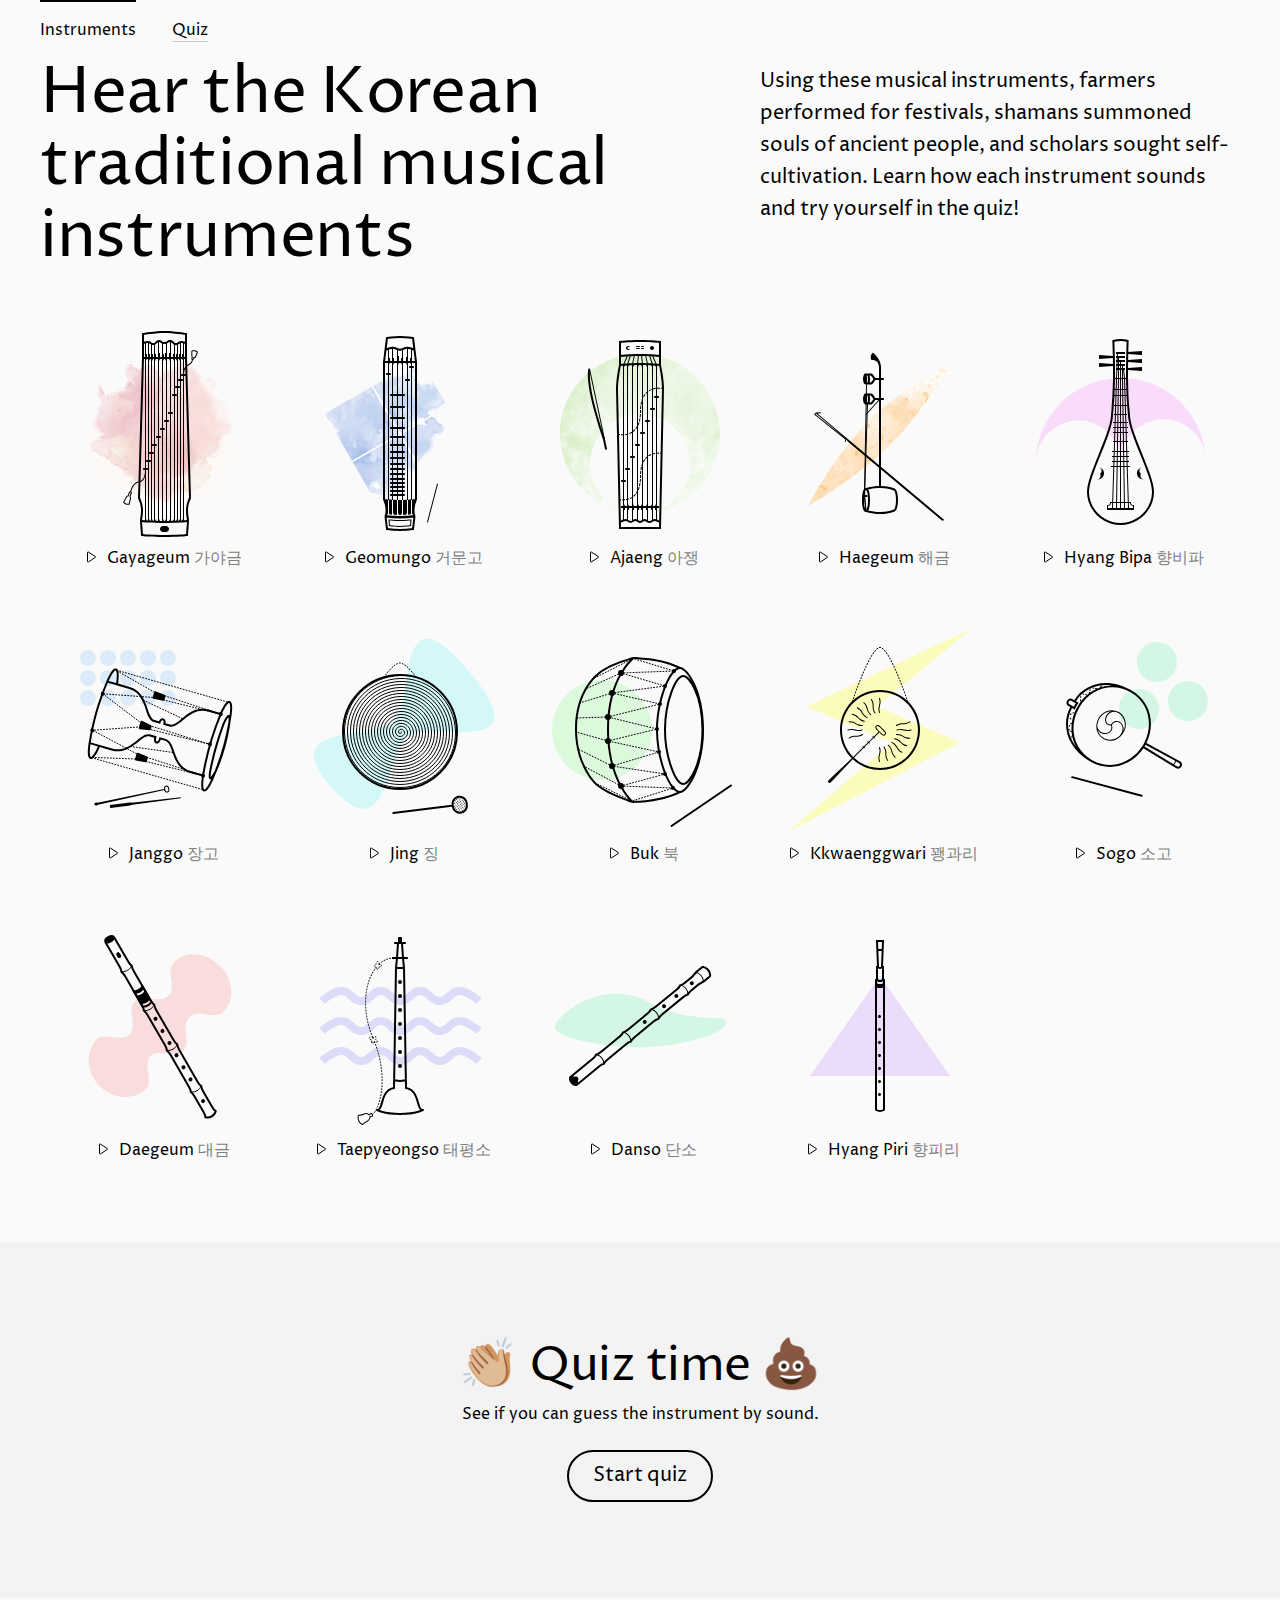
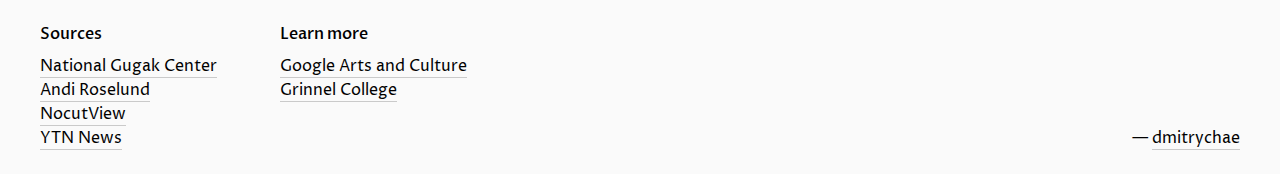
<file: index.html>
<!DOCTYPE html>
<html lang="en">

<head>
    <title>Sound of Korean Musical Instruments</title>
    <link rel='stylesheet' href='style.css'>
    <meta charset='UTF-8'>
    <meta name="viewport" content="width=device-width, initial-scale=1">
    <link rel="apple-touch-icon" sizes="180x180" href="favicon/apple-touch-icon.png">
    <link rel="icon" type="image/png" sizes="32x32" href="favicon/favicon-32x32.png">
    <link rel="icon" type="image/png" sizes="16x16" href="favicon/favicon-16x16.png">
    <link rel="manifest" href="favicon/site.webmanifest">
    <link rel="mask-icon" href="favicon/safari-pinned-tab.svg" color="#000000">
    <meta name="msapplication-TileColor" content="#ffc40d">
    <meta name="theme-color" content="#ffffff">

    <!--Open Graph meta-->
    <meta property="og:title" content="Sound of Korean Musical Instruments">
    <meta property="og:description" content="Learn how each instrument sounds and try yourself in the quiz!">
    <meta property="og:image" content="https://chaedmitry.github.io/korean-instruments/img/buk-large.jpg">
    <meta property="og:url" content="https://chaedmitry.github.io/korean-instruments/">

    <!--Twitter meta-->
    <meta name="twitter:title" content="Sound of Korean Musical Instruments">
    <meta name="twitter:description" content="Learn how each instrument sounds and try yourself in the quiz!">
    <meta name="twitter:image" content="https://chaedmitry.github.io/korean-instruments/img/buk-large.jpg">
    <meta name="twitter:card" content="summary_large_image">

    <!-- Yandex.Metrika counter -->
    <script type="text/javascript" >
        (function(m,e,t,r,i,k,a){m[i]=m[i]||function(){(m[i].a=m[i].a||[]).push(arguments)};
        m[i].l=1*new Date();k=e.createElement(t),a=e.getElementsByTagName(t)[0],k.async=1,k.src=r,a.parentNode.insertBefore(k,a)})
        (window, document, "script", "https://mc.yandex.ru/metrika/tag.js", "ym");
    
        ym(62089204, "init", {
            clickmap:true,
            trackLinks:true,
            accurateTrackBounce:true,
            webvisor:true
        });
    </script>
    <noscript><div><img src="https://mc.yandex.ru/watch/62089204" style="position:absolute; left:-9999px;" alt="" /></div></noscript>
</head>

<body>
    <svg display="none" version="1.1" xmlns="http://www.w3.org/2000/svg" width="12" height="12" viewBox="0 0 12 12" fill="none">
        <defs>
            <g id='icon-play'>
                <path d="M10.3512 5.58022L3.27163 0.999287C2.93894 0.784023 2.5 1.02282 2.5 1.41907V10.5809C2.5 10.9772 2.93894 11.216 3.27163 11.0007L10.3512 6.41979C10.6557 6.22276 10.6557 5.77724 10.3512 5.58022Z" stroke="black"/>
            </g>
            <g id='icon-pause'>
                <path d="M1.5 2C1.5 1.72386 1.72386 1.5 2 1.5H4C4.27614 1.5 4.5 1.72386 4.5 2V10C4.5 10.2761 4.27614 10.5 4 10.5H2C1.72386 10.5 1.5 10.2761 1.5 10V2Z" stroke="black"/>
                <path d="M7.5 2C7.5 1.72386 7.72386 1.5 8 1.5H10C10.2761 1.5 10.5 1.72386 10.5 2V10C10.5 10.2761 10.2761 10.5 10 10.5H8C7.72386 10.5 7.5 10.2761 7.5 10V2Z" stroke="black"/>
            </g>
        </defs>
    </svg>
    
    <main>
    <nav class='menu'>
        <ul class='nav-links'>
            <li class='nav-item current'><a class='normal-link' href='/korean-instruments/'>Instruments</a></li>
            <li class='nav-item'><a class='normal-link' href='/korean-instruments/quiz.html'>Quiz</a></li>
        </ul>
    </nav>

    <header>
        <h1 class='heading'>Hear the Korean traditional musical instruments</h1><p class='description'>Using these musical instruments, farmers performed for festivals, shamans summoned souls of ancient people, and scholars sought self-cultivation. Learn how each instrument sounds and try yourself in the quiz!</p>
    </header>

    <ul class='grid' id='grid'>
        <li class='grid-item' data-instrument='gayageum'>
            <div class='illustration'>
                <object type="image/svg+xml" data="img/instruments-icons/gayageum-union.svg" class='icon'></object>
            </div>
            <p class=name>
                <button class="button-play">
                    <svg class='icon-play' width="12" height="12" viewBox="0 0 12 12" fill="none" xmlns="http://www.w3.org/2000/svg">
                        <use id='iconGayageum' href='#icon-play'></use>
                    </svg>
                </button>
                Gayageum <span class='hangeul'>가야금</span>
            </p>
            
        </li>

        <li class='grid-item' data-instrument='geomungo'>
            <div class='illustration'>
                <object type="image/svg+xml" data="img/instruments-icons/geomungo-union.svg" class='icon'></object>
            </div>
            <p class='name'>
                <button class="button-play">
                    <svg class='icon-play' width="12" height="12" viewBox="0 0 12 12" fill="none">
                        <use id='iconGeomungo' href='#icon-play'></use>
                    </svg>
                </button>
                Geomungo <span class='hangeul'>거문고</span>
            </p>
        </li>

        <li class='grid-item' data-instrument='ajaeng'>
            <div class='illustration'>
                <object type="image/svg+xml" data="img/instruments-icons/ajaeng-union.svg" class='icon'></object>
            </div>
            <p class='name'>
                <button class="button-play">
                    <svg class='icon-play' width="12" height="12" viewBox="0 0 12 12" fill="none">
                        <use id='iconAjaeng' href='#icon-play'></use>
                    </svg>
                </button>
                Ajaeng <span class='hangeul'>아쟁</span>
            </p>
        </li>

        <li class='grid-item' data-instrument='haegeum'>
            <div class='illustration'>
                <object type="image/svg+xml" data="img/instruments-icons/haegeum-union.svg" class='icon'></object>
            </div>
            <p class='name'>
                <button class="button-play">
                    <svg class='icon-play' width="12" height="12" viewBox="0 0 12 12" fill="none">
                        <use id='iconHaegeum' href='#icon-play'></use>
                    </svg>
                </button>
                Haegeum <span class='hangeul'>해금</span>
            </p>
        </li>

        <li class='grid-item' data-instrument='hyangbipa'>
            <div class='illustration'>
                <object type="image/svg+xml" data="img/instruments-icons/hyang-bipa-union.svg" class='icon'></object>
            </div>
            <p class='name'>
                <button class="button-play">
                    <svg class='icon-play' width="12" height="12" viewBox="0 0 12 12" fill="none">
                        <use id='iconBipa' href='#icon-play'></use>
                    </svg>
                </button>
                Hyang Bipa <span class='hangeul'>향비파</span>
            </p>
        </li>

        <li class='grid-item' data-instrument='janggo'>
            <div class='illustration'>
                <object type="image/svg+xml" data="img/instruments-icons/janggo-union.svg" class='icon'></object>
            </div>
            <p class='name'>
                <button class="button-play">
                    <svg class='icon-play' width="12" height="12" viewBox="0 0 12 12" fill="none">
                        <use id='iconJanggo' href='#icon-play'></use>
                    </svg>
                </button>
                Janggo <span class='hangeul'>장고</span>
            </p>
        </li>

        <li class='grid-item' data-instrument='jing'>
            <div class='illustration'>
                <object type="image/svg+xml" data="img/instruments-icons/jing-union.svg" class='icon'></object>
            </div>
            <p class='name'>
                <button class="button-play">
                    <svg class='icon-play' width="12" height="12" viewBox="0 0 12 12" fill="none">
                        <use id='iconJing' href='#icon-play'></use>
                    </svg>
                </button>
                Jing <span class='hangeul'>징</span>
            </p>
        </li>

        <li class='grid-item' data-instrument='buk'>
            <div class='illustration'>
                <object type="image/svg+xml" data="img/instruments-icons/buk-union.svg" class='icon'></object>
            </div>
            <p class='name'>
                <button class="button-play">
                    <svg class='icon-play' width="12" height="12" viewBox="0 0 12 12" fill="none">
                        <use id='iconBuk' href='#icon-play'></use>
                    </svg>
                </button>
                Buk <span class='hangeul'>북</span>
            </p>
        </li>

        <li class='grid-item' data-instrument='kkwaenggwari'>
            <div class='illustration'>
                <object type="image/svg+xml" data="img/instruments-icons/kkwaenggwari-union.svg" class='icon'></object>
            </div>
            <p class='name'>
                <button class="button-play">
                    <svg class='icon-play' width="12" height="12" viewBox="0 0 12 12" fill="none">
                        <use id='iconKkwaenggwari' href='#icon-play'></use>
                    </svg>
                </button>
                Kkwaenggwari <span class='hangeul'>꽹과리</span>
            </p>
        </li>

        <li class='grid-item' data-instrument='sogo'>
            <div class='illustration'>
                <object type="image/svg+xml" data="img/instruments-icons/sogo-union.svg" class='icon'></object>
            </div>
            <p class='name'>
                <button class="button-play">
                    <svg class='icon-play' width="12" height="12" viewBox="0 0 12 12" fill="none">
                        <use id='iconSogo' href='#icon-play'></use>
                    </svg>
                </button>
                Sogo <span class='hangeul'>소고</span>
            </p>
        </li>

        <li class='grid-item' data-instrument='daegeum'>
            <div class='illustration'>
                <object type="image/svg+xml" data="img/instruments-icons/daegeum-union.svg" class='icon'></object>
            </div>
            <p class='name'>
                <button class="button-play">
                    <svg class='icon-play' width="12" height="12" viewBox="0 0 12 12" fill="none">
                        <use id='iconDaegeum' href='#icon-play'></use>
                    </svg>
                </button>
                Daegeum <span class='hangeul'>대금</span>
            </p>
        </li>

        <li class='grid-item' data-instrument='taepyeongso'>
            <div class='illustration'>
                <object type="image/svg+xml" data="img/instruments-icons/taepyongso-union.svg" class='icon'></object>
            </div>
            <p class='name'>
                <button class="button-play">
                    <svg class='icon-play' width="12" height="12" viewBox="0 0 12 12" fill="none">
                        <use id='iconTaepyongso' href='#icon-play'></use>
                    </svg>
                </button>
                Taepyeongso <span class='hangeul'>태평소</span>
            </p>
        </li>

        <li class='grid-item' data-instrument='danso'>
            <div class='illustration'>
                <object type="image/svg+xml" data="img/instruments-icons/danso-union.svg" class='icon'></object>
            </div>
            <p class='name'>
                <button class="button-play">
                    <svg class='icon-play' width="12" height="12" viewBox="0 0 12 12" fill="none">
                        <use id='iconDanso' href='#icon-play'></use>
                    </svg>
                </button>
                Danso <span class='hangeul'>단소</span>
            </p>
        </li>

        <li class='grid-item' data-instrument='hyangpiri'>
            <div class='illustration'>
                <object type="image/svg+xml" data="img/instruments-icons/hyangpiri-union.svg" class='icon'></object>
            </div>
            <p class='name'>
                <button class="button-play">
                    <svg class='icon-play' width="12" height="12" viewBox="0 0 12 12" fill="none">
                        <use id='iconHyangPiri' href='#icon-play'></use>
                    </svg>
                </button>
                Hyang Piri <span class='hangeul'>향피리</span>
            </p>
        </li>
    </ul>

    <audio id='track' src='' type='audio/mpeg'></audio>

    <section class='quiz'>
        <h2>👏🏼 Quiz time 💩</h2>
        <p>See if you can guess the instrument by&nbsp;sound.</p>
        <a class='button-link no-select' href="/korean-instruments/quiz.html">Start quiz</a>
    </section>
    </main>
    
    <footer>
        <section class='credits'>
            <h3>Sources</h3>
            <ul>
                <li><a class='normal-link' href='http://www.gugak.go.kr/' target="_blank">National Gugak Center</a></li>
                <li><a class='normal-link' href='https://freesound.org/people/ultradust/sounds/167382/' target="_blank">Andi Roselund</a></li>
                <li><a class='normal-link' href='https://www.youtube.com/watch?v=rqRv-Cxagv0' target="_blank">NocutView</a></li>
                <li><a class='normal-link' href='https://www.youtube.com/watch?v=WHYVR4JDy60' target="_blank">YTN News</a></li>
            </ul>
        </section>
        <section class='learn-more'>
            <h3>Learn more</h3>
            <ul>
                <li><a class='normal-link' href='https://artsandculture.google.com/exhibit/TQLCWFVCGDVvKQ' target='_blank'>Google Arts and Culture</a></li>
                <li><a class='normal-link' href='https://omeka-s.grinnell.edu/s/MusicalInstruments/musical-instrument-search?q=korean&limit%5Bdcterms_coverage_s%5D%5B0%5D=South%20Korea' target='_blank'>Grinnel College</a></li>
            </ul>
        </section>
        <p class='author'>— <a class='normal-link' href='https://chae.design' target='_blank'>dmitrychae</a></p>
    </footer>
<script type="text/javascript" src="script.js"></script>
</body>
</html>
</file>
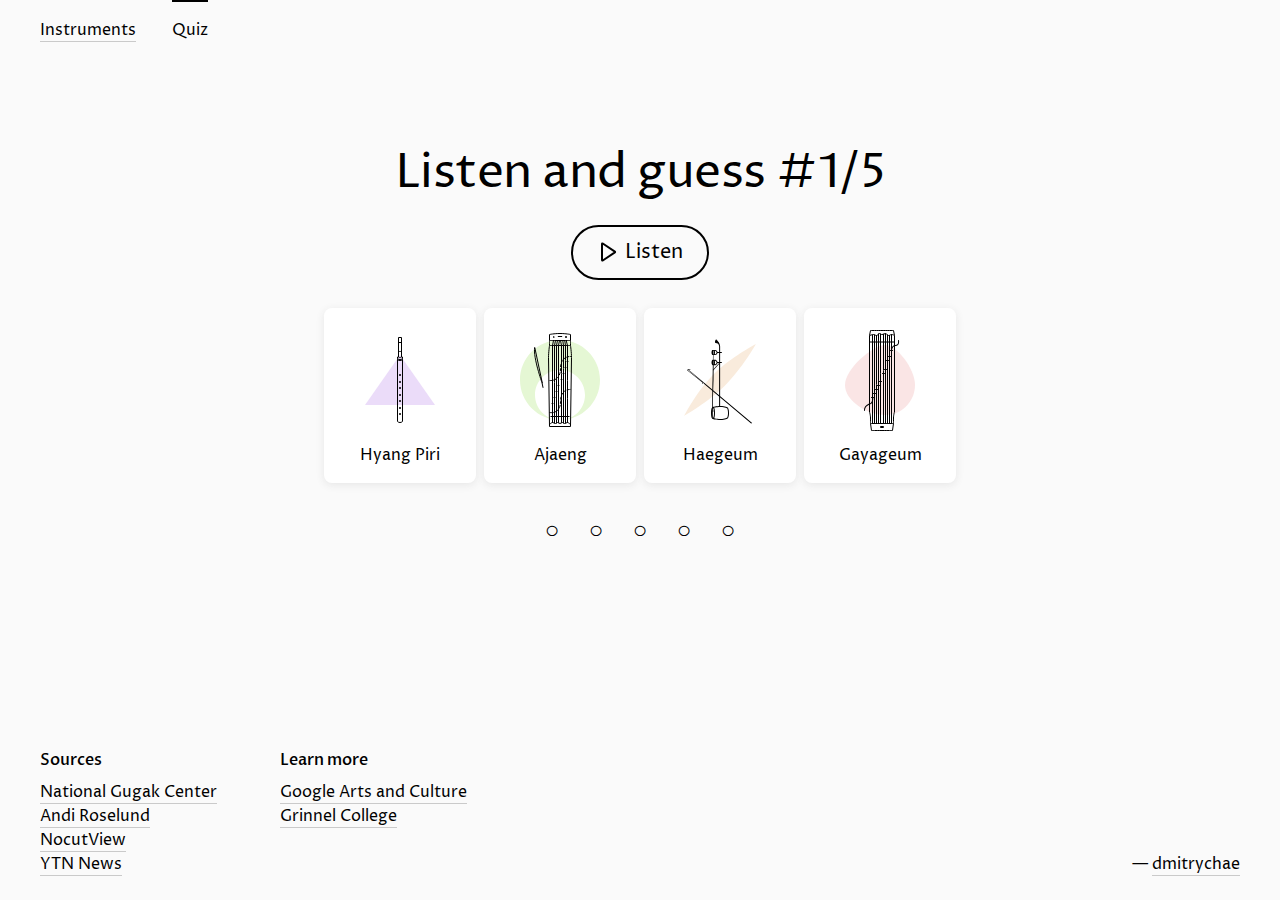
<file: quiz.html>
<!DOCTYPE html>
<html lang="en">

<head>
    <title>Quiz | Sound of Korean Musical Instruments</title>
    <link rel='stylesheet' href='style.css'>
    <meta charset='UTF-8'>
    <meta name="viewport" content="width=device-width, initial-scale=1">
    <link rel="apple-touch-icon" sizes="180x180" href="favicon/apple-touch-icon.png">
    <link rel="icon" type="image/png" sizes="32x32" href="favicon/favicon-32x32.png">
    <link rel="icon" type="image/png" sizes="16x16" href="favicon/favicon-16x16.png">
    <link rel="manifest" href="favicon/site.webmanifest">
    <link rel="mask-icon" href="favicon/safari-pinned-tab.svg" color="#000000">
    <meta name="msapplication-TileColor" content="#ffc40d">
    <meta name="theme-color" content="#ffffff">

    <!--Open Graph meta-->
    <meta property="og:title" content="Sound of Korean Musical Instruments">
    <meta property="og:description" content="Learn how each instrument sounds and try yourself in the quiz!">
    <meta property="og:image" content="https://chaedmitry.github.io/korean-instruments/img/buk-large.jpg">
    <meta property="og:url" content="https://chaedmitry.github.io/korean-instruments/">

    <!--Twitter meta-->
    <meta name="twitter:title" content="Sound of Korean Musical Instruments">
    <meta name="twitter:description" content="Learn how each instrument sounds and try yourself in the quiz!">
    <meta name="twitter:image" content="https://chaedmitry.github.io/korean-instruments/img/buk-large.jpg">
    <meta name="twitter:card" content="summary_large_image">

    <!-- Yandex.Metrika counter -->
    <script type="text/javascript" >
        (function(m,e,t,r,i,k,a){m[i]=m[i]||function(){(m[i].a=m[i].a||[]).push(arguments)};
        m[i].l=1*new Date();k=e.createElement(t),a=e.getElementsByTagName(t)[0],k.async=1,k.src=r,a.parentNode.insertBefore(k,a)})
        (window, document, "script", "https://mc.yandex.ru/metrika/tag.js", "ym");
    
        ym(62089204, "init", {
            clickmap:true,
            trackLinks:true,
            accurateTrackBounce:true,
            webvisor:true
        });
    </script>
    <noscript><div><img src="https://mc.yandex.ru/watch/62089204" style="position:absolute; left:-9999px;" alt="" /></div></noscript>

    <!--Preload images-->
    <link rel="preload" as="image" href="img/instruments-small/ajaeng-small.svg">
    <link rel="preload" as="image" href="img/instruments-small/bipa-small.svg">
    <link rel="preload" as="image" href="img/instruments-small/buk-small.svg">
    <link rel="preload" as="image" href="img/instruments-small/daegeum-small.svg">
    <link rel="preload" as="image" href="img/instruments-small/geomungo-small.svg">
    <link rel="preload" as="image" href="img/instruments-small/haegeum-small.svg">
    <link rel="preload" as="image" href="img/instruments-small/hyangpiri-small.svg">
    <link rel="preload" as="image" href="img/instruments-small/janggo-small.svg">
    <link rel="preload" as="image" href="img/instruments-small/jing-small.svg">
    <link rel="preload" as="image" href="img/instruments-small/kkwaenggwari-small.svg">
    <link rel="preload" as="image" href="img/instruments-small/sogo-small.svg">
    <link rel="preload" as="image" href="img/instruments-small/taepyeongso-small.svg">
    <link rel="preload" as="image" href="img/instruments-small/jing-small.svg">
</head>
<body>
    <svg display="none" width="24" height="24" viewBox="0 0 24 24" fill="none" xmlns="http://www.w3.org/2000/svg">
        <defs>
            <g id='icon-play'>
                <path d="M17.876 11.584L5.77735 3.51823C5.44507 3.29672 5 3.53491 5 3.93426V20.0657C5 20.4651 5.44507 20.7033 5.77735 20.4818L17.876 12.416C18.1728 12.2181 18.1728 11.7819 17.876 11.584Z" stroke="black" stroke-width="2"/>
            </g>
            <g id='icon-pause'>
                <path fill-rule="evenodd" clip-rule="evenodd" d="M5.5 4C4.67157 4 4 4.67157 4 5.5V18.5C4 19.3284 4.67157 20 5.5 20H9.5C10.3284 20 11 19.3284 11 18.5V5.5C11 4.67157 10.3284 4 9.5 4H5.5ZM6 18V6H9V18H6ZM14.5 4C13.6716 4 13 4.67157 13 5.5V18.5C13 19.3284 13.6716 20 14.5 20H18.5C19.3284 20 20 19.3284 20 18.5V5.5C20 4.67157 19.3284 4 18.5 4H14.5ZM15 18V6H18V18H15Z" fill="black"/>
            </g>
        </defs>
    </svg>
    <nav class='menu'>
        <ul class='nav-links'>
            <li class='nav-item'><a class='normal-link' href='/korean-instruments/'>Instruments</a></li>
            <li class='nav-item current'><a class='normal-link' href='/korean-instruments/quiz.html'>Quiz</a></li>
        </ul>
    </nav>
    <audio id='track' src='' type='audio/mpeg'></audio>
    <section id='quiz-container'>
        
        <h2 id='question'>Listen and guess <span id='question-counter-text'>1/5</span></h2>

        <button class="button-link no-select" id="button-play">
            <svg class="button-icon" width="24" height="24" viewBox="0 0 24 24" fill="none" xmlns="http://www.w3.org/2000/svg">
                <use id='icon-play-pause' href='#icon-play'></use>
            </svg>
            <span>Listen</span>
        </button>

        <div id='choices'>
            <div class='choice-container no-select' tabindex="0">
                <img class='choice-pic' data-number='1' src=''>
                <p class='choice-text' data-number='1'>Choice 1</p>
            </div>
            <div class='choice-container no-select' tabindex="0">
                <img class='choice-pic' data-number='2' src=''>
                <p class='choice-text' data-number='2'>Choice 2</p>
            </div>
            <div class='choice-container no-select' tabindex="0">
                <img class='choice-pic' data-number='3' src=''>
                <p class='choice-text' data-number='3'>Choice 3</p>
            </div>
            <div class='choice-container no-select' tabindex="0">
                <img class='choice-pic' data-number='4' src=''>
                <p class='choice-text' data-number='4'>Choice 4</p>
            </div>
        </div>
        <div id='progress'>
            <p class='progress-item' id='progress-icon-1'>○</p>
            <p class='progress-item' id='progress-icon-2'>○</p>
            <p class='progress-item' id='progress-icon-3'>○</p>
            <p class='progress-item' id='progress-icon-4'>○</p>
            <p class='progress-item' id='progress-icon-5'>○</p>
        </div>

        <a href='/korean-instruments/quiz.html' id='restart' class='button-link no-select' style='display:none'>Start over</a>
    </section>
    <footer>
        <section class='credits'>
            <h3>Sources</h3>
            <ul>
                <li><a class='normal-link' href='http://www.gugak.go.kr/' target="_blank">National Gugak Center</a></li>
                <li><a class='normal-link' href='https://freesound.org/people/ultradust/sounds/167382/' target="_blank">Andi Roselund</a></li>
                <li><a class='normal-link' href='https://www.youtube.com/watch?v=rqRv-Cxagv0' target="_blank">NocutView</a></li>
                <li><a class='normal-link' href='https://www.youtube.com/watch?v=WHYVR4JDy60' target="_blank">YTN News</a></li>
            </ul>
        </section>
        <section class='learn-more'>
            <h3>Learn more</h3>
            <ul>
                <li><a class='normal-link' href='https://artsandculture.google.com/exhibit/TQLCWFVCGDVvKQ' target='_blank'>Google Arts and Culture</a></li>
                <li><a class='normal-link' href='https://omeka-s.grinnell.edu/s/MusicalInstruments/musical-instrument-search?q=korean&limit%5Bdcterms_coverage_s%5D%5B0%5D=South%20Korea' target='_blank'>Grinnel College</a></li>
            </ul>
        </section>
        <p class='author'>— <a class='normal-link' href='https://chae.design' target='_blank'>dmitrychae</a></p>
    </footer>
    <script type="text/javascript" src="quiz.js"></script>
</body>
</html>
</file>
<file: style.css>
@import url('https://fonts.googleapis.com/css?family=Proza+Libre:400,500&display=swap');

/* Side margins
1440-1055: 2.5rem
1054-463: 2rem
462-: 1.5rem
*/

/* General styles */

html {
    font-family: 'Proza Libre', sans-serif;
    font-size: 16px;
    font-weight: 400;
    -webkit-font-smoothing: antialiased;
    line-height: 1.5rem;
    background: hsl(0, 0%, 98%);
    margin: 0;
    height: 100%;
}

body {
    max-width: 1920px;
    margin: 0 auto;
    height: 100%;
    display: flex;
    flex-direction: column;
}

main {
    flex: 1 0 auto;
}

p {
    margin: 0;
}

ul {
    list-style: none;
    padding: 0;
    margin: 0;
}

.nav-links {
    display: block;
    margin: 0 2.5rem;
}
.nav-item {
    display: inline-block;
    padding: 1rem 0;
    margin-right: 2rem;
}   .current {
    border-top: 2px solid #000;
}   .current a {
    border-bottom: none;
    pointer-events: none;
    cursor: default;
}

h1 {
    font-weight: 400;
    font-size: 4rem;
    line-height: 4.5rem;
    margin: 0;
    letter-spacing: -0.02rem;
}

h2 {
    font-weight: 400;
    font-size: 3rem;
    line-height: 3.5rem;
    margin: 0;
    letter-spacing: -0.01em;
}

h3 {
    font-weight: 500;
    font-size: inherit;
    margin-top: 1.5rem;
    margin-bottom: 0.5rem;
}

.normal-link {
    color: #000;
    border-bottom: 1px solid #cacaca;
    text-decoration: none;
}
    .normal-link:hover {
        border-bottom: 1px solid #000;
    }

.no-select {
    -webkit-touch-callout: none;
    -webkit-user-select: none;
    -webkit-tap-highlight-color: transparent;
    -khtml-user-select: none;
    -moz-user-select: none;
    -ms-user-select: none;
    user-select: none;
}

/* Heading */

header {
    margin: 0 2.5rem 3rem 2.5rem;
    display: flex;
    justify-content: flex-start;
}

.heading {
    flex: 1 1 60%;
    padding-right: 2.5rem;
    box-sizing: border-box; /* to include padding in block width*/
}

.description {
    font-size: 1.25rem;
    line-height: 2rem;
    margin: 0.5rem 0 0 0;
    flex: 1 1 40%;
}

/* Instruments grid */

.grid {
    margin: 2rem 2.5rem;
    padding: 0;
    display: flex;
    flex-flow: row wrap;
}

.grid-item {
    min-width: 12rem;
    max-width: 100%;
    margin-bottom: 3rem;
    flex: 0 0 20%;
    cursor: pointer;
    -webkit-tap-highlight-color: hsla(0, 0%, 0%, 0);
}

.illustration {
    height: 224px;
    text-align: center;
    position: relative;
    pointer-events: none;
    user-select: none;
}

.icon {
    display: inline-block;
}

#button-play {
    margin: 1.5rem auto;
    display: flex;
    align-items: center;
    font-family: inherit;
}

.button-play {
    display: inline-block;
    background: none;
    border: none;
    cursor: pointer;
    -webkit-tap-highlight-color: hsla(0, 0%, 0%, 0);
} 
@media (hover:hover) and (pointer:fine) {
    .grid-item:hover svg use, .button-play:hover svg use, .button-play:hover, .icon-play:hover {
        fill: #000;
    }
}

.name {
    text-align: center;
    margin: 0;
}

.hangeul {
    color: hsl(0, 0%, 50%);
}

/* Quiz section */

.quiz {
    padding: 6rem 1.5rem;
    display: block;
    text-align: center;
    background-color: #f3f3f3;
}

.quiz h2 {
    text-align: center;
    margin-bottom: 0.5rem;
}

.quiz p {
    text-align: center;
    margin-bottom: 1.5rem;
}

.button-link {
    background: none;
    display: inline-block;
    padding: 0.75rem 1.5rem;
    cursor: pointer;
    text-decoration: none;
    color:hsl(0, 0%, 0%);
    border: 2px solid hsl(0, 0%, 0%);
    border-radius: 4rem;
    font-size: 1.25rem;
}

.button-icon {
    margin-right: 0.25rem;
}

.choice-container {
    display: block;
    background: hsl(0, 0%, 100%);
    border-radius: 0.5rem;
    padding: 1rem;
    cursor: pointer;
    box-shadow: 0px 2px 0.5rem hsl(0, 0%, 90%);
    -webkit-transition: top 300ms ease-in-out,
                    all 100ms ease-in-out;
    -moz-transition: top 300ms ease-in-out,
                    all 100ms ease-in-out;
    -o-transition: top 300ms ease-in-out,
                    all 100ms ease-in-out;;
    transition: top 300ms ease-in-out,
                all 100ms ease-in-out;
    top: 0;
}
@media (hover:hover) and (pointer:fine) {
    .button-link:hover {
        background-color:hsl(0, 0%, 90%);
    }
    .choice-container:hover {
        box-shadow: 4px 12px 0.5rem hsl(0, 0%, 85%);
        position: relative;
        top: -0.25rem;
    }
}
.button-link:active {
    background-color:hsl(0, 0%, 80%);
}
.choice-container:active {
    background-color: hsla(0, 0%, 98%);
    position: relative;
    top: -0.10rem;
}

/* Quiz app */

#quiz-container {
    margin: auto 2.5rem;
    display: block;
    text-align: center;
    padding: 0;
}

#question {
    margin: 1rem 0 0 0;
}

#choices {
    max-width: 40rem;
    margin: 0 auto;
    padding: 0;
    display: flex;
    flex-flow: row wrap;
}

.choice-container {
    margin: 0.25rem 0.25rem;
    flex: 1;
}

.choice-pic, .choice-text {
    user-select: none;
    pointer-events: none;
}

#progress {
    padding: 2rem;
}

.progress-item {
    font-size: 1.5rem;
    width: 2.5rem;
    height: 2rem;
    display: inline-block;
}

#restart {
    margin-bottom: 3rem;
}

/* Footer */

footer {
    margin-top: auto;
    display: flex;
    justify-content: space-between;
    flex-shrink: 0;
    padding: 0 2.5rem 1.5rem 2.5rem;
}

.learn-more {
    flex: 0 0 20%;
}

.credits {
    flex: 0 0 20%;
}

.author {
    margin-top: 1.5rem;
    flex: 0 0 60%;
    text-align: right;
    align-self: flex-end;
}

@media (max-width: 1200px) { /* 4 instruments in a row, header in 1 column*/
    
    .nav-links {
        margin: 0 2rem;
    }
    h1 {
        font-size: 3rem;
        line-height: 3.5rem;
    }
    h2 {
        font-size: 2.5rem;
        line-height: 3rem;
    }
    header {
        display: block;
        margin: 0 2rem 3rem 2rem;
    }
    .heading {
        margin-bottom: 1rem;
        padding: 0;
    }
    .description {
        margin: 0;
        width: 90%;
    }
    .grid {
        margin: 0 2rem;
    }
    .grid-item {
        flex: 0 0 25%;
    }
    footer {
        padding: 0 2rem 1rem 2rem;
    }
    .learn-more {
        flex: 0 0 25%;
    }
    .credits {
        flex: 0 0 25%;
    }
    .author {
        flex: 0 0 50%;
    }
    #quiz-container {
        margin: auto 2rem;
    }
}
@media (max-width: 960px) { /* 3 instruments in a row */
    .grid-item {
        flex: 0 0 33%;
    }
    .learn-more {
        flex: 0 0 33%;
    }
    .credits {
        flex: 0 0 33%;
    }
    .author {
        flex: 0 0 33%;
    }
}
@media (max-width: 720px) { /* 2 instruments in a row */
    .grid-item {
        flex: 0 0 50%;
    }
    footer {
        display: block;
    }
    .author {
        text-align: left;
    }
}
@media (min-width: 356px) and (max-width: 695px) { /* flexible choices */
    .choice-container {
        flex: 1 0 40%;
    }
}
@media (max-width: 695px) { /* flexible choices */
    .choice-container {
        padding: 0.5rem 0.25rem;
    }
}
@media (max-width: 480px) { /* 1 instrument in a row */
    .nav-links {
        margin: 0 1.5rem;
    }
    header {
        margin: 0 1.5rem 2rem 1.5rem;
    }
    h1, h2 {
        font-size: 2rem;
        line-height: 2.5rem;
    }
    .grid {
        margin: 0 1.5rem;
    }
    .description {
        width: 100%;
        font-size: 1rem;
        line-height: 1.5rem;
    }
    footer {
        padding: 0 1.5rem 1rem 1.5rem;
    }
    .grid-item {
        margin-bottom: 2rem;
        flex: 1 0 100%;
    }
    #quiz-container {
        margin: auto 1rem;
    }
}
</file>
